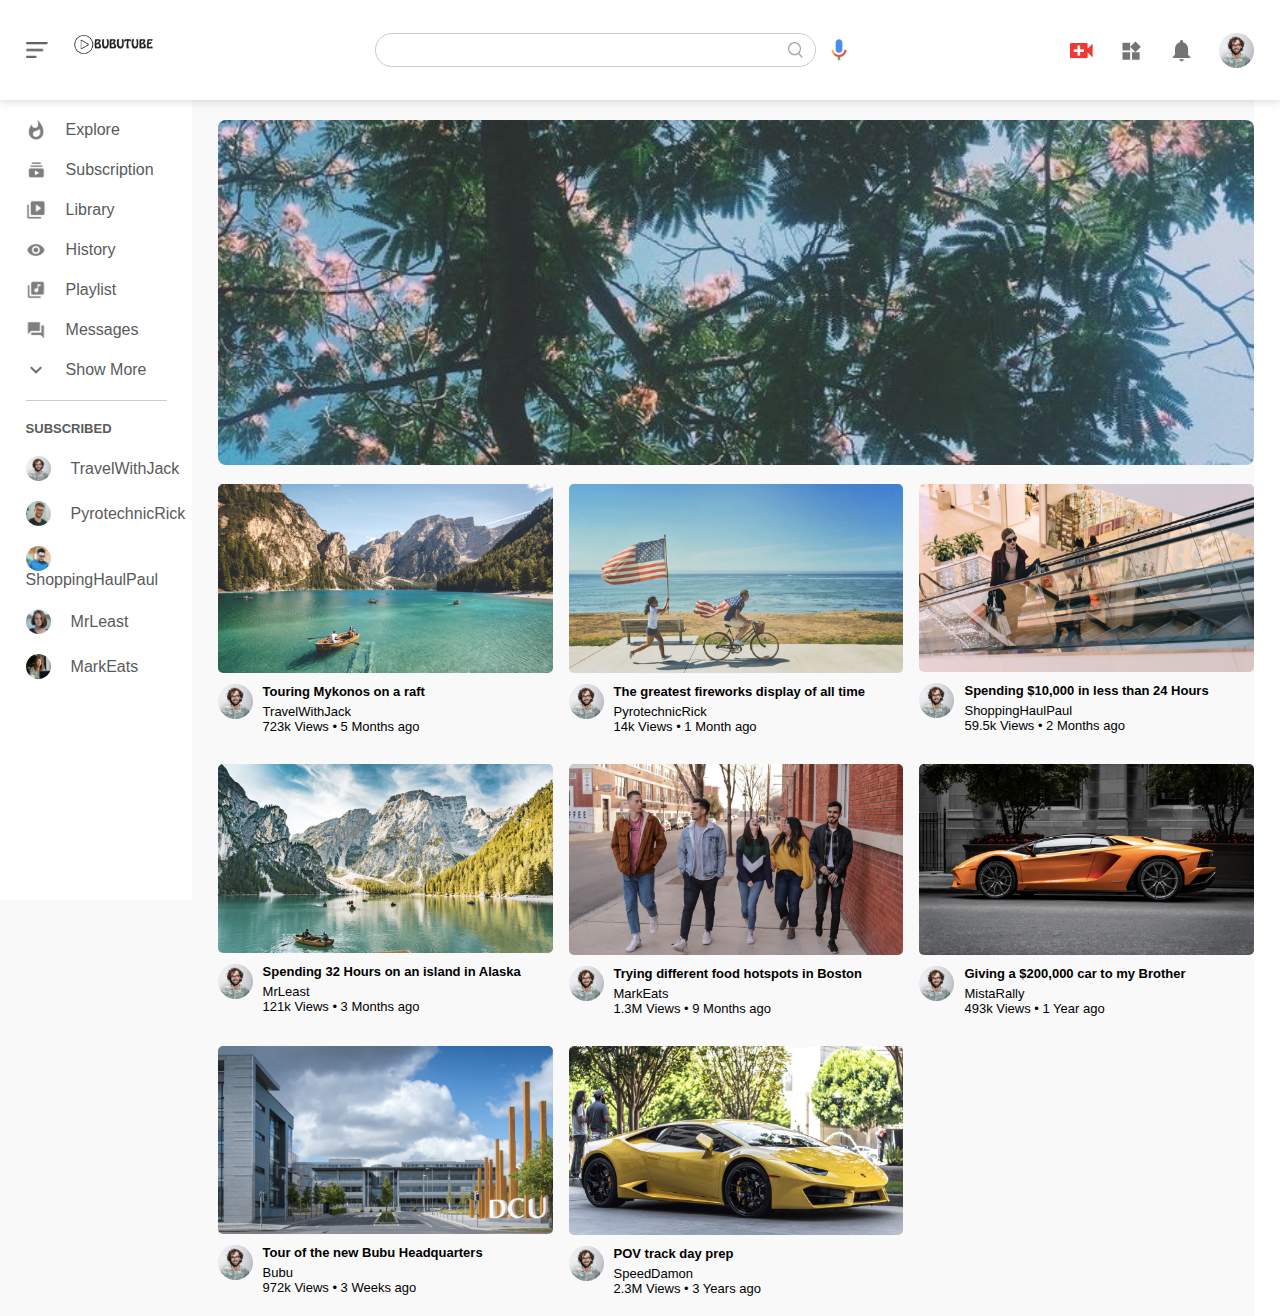
<file: index.html>
<!DOCTYPE html>
<html lang="en">
<head>
    <meta charset="UTF-8">
    <meta name="viewport" content="width=device-width, initial-scale=1.0">
    <title>BubuTube</title>
    <link rel="stylesheet" href="style.css">
</head>
<body>
    
    <nav class="flex-div">
        <div class="nav-left flex-div">
            <img src="images/menu.png" class="menu-icon">
            <img src="images/logo.png" class="logo">
        </div>
        <div class="nav-middle flex-div">
            <div class="search-box flex-div">
                <input type="text" placeholders="Search">
                <img src="images/search.png">
            </div>
            <img src="images/voice-search.png" class="mic-icon">
        </div>
        <div class="nav-right flex-div">
            <img src="images/upload.png">
            <img src="images/more.png">
            <img src="images/notification.png">
            <img src="images/Jack.png" class="user-icon">
        </div>
    </nav>
<!----------- sidebar ----------->
<div class="sidebar">
    <div class="shortcut-links">
        <a href=""><img src="images/home.png"><p>Home</p></a>
        <a href=""><img src="images/explore.png"><p>Explore</p></a>
        <a href=""><img src="images/subscriprion.png"><p>Subscription</p></a>
        <a href=""><img src="images/library.png"><p>Library</p></a>
        <a href=""><img src="images/history.png"><p>History</p></a>
        <a href=""><img src="images/playlist.png"><p>Playlist</p></a>
        <a href=""><img src="images/messages.png"><p>Messages</p></a>
        <a href=""><img src="images/show-more.png"><p>Show More</p></a>
        <hr>
    </div>
    <div class="subscribed-list">
        <h3>SUBSCRIBED</h3>
        <a href=""><img src="images/Jack.png"><p>TravelWithJack</p></a>
        <a href=""><img src="images/simon.png"><p>PyrotechnicRick</p></a>
        <a href=""><img src="images/tom.png"><p>ShoppingHaulPaul</p></a>
        <a href=""><img src="images/megan.png"><p>MrLeast</p></a>
        <a href=""><img src="images/cameron.png"><p>MarkEats</p></a>
    </div>
</div>

<!----------- main ------------->

<div class="container">
    <div class="banner">
        <img src="images/banner.jpg">
    </div>
    <div class="list-container">
        <div class="vid-list">
            <a href="play-video.html"><img src="images/thumbnail1.png" class="thumbnail"></a></a>
            <div class="flex-div">
                <img src="images/Jack.png">
                <div class="vid-info">
                    <a href="play-video.html">Touring Mykonos on a raft</a>
                    <p>TravelWithJack</p>
                    <p>723k Views &bull; 5 Months ago</p>
                </div>
            </div>
        </div>
        <div class="vid-list">
            <a href=""><img src="images/thumbnail2.png" class="thumbnail"></a></a>
            <div class="flex-div">
                <img src="images/Jack.png">
                <div class="vid-info">
                    <a href="">The greatest fireworks display of all time</a>
                    <p>PyrotechnicRick</p>
                    <p>14k Views &bull; 1 Month ago</p>
                </div>
            </div>
        </div>
        <div class="vid-list">
            <a href=""><img src="images/thumbnail3.png" class="thumbnail"></a></a>
            <div class="flex-div">
                <img src="images/Jack.png">
                <div class="vid-info">
                    <a href="">Spending $10,000 in less than 24 Hours</a>
                    <p>ShoppingHaulPaul</p>
                    <p>59.5k Views &bull; 2 Months ago</p>
                </div>
            </div>
        </div>
        <div class="vid-list">
            <a href=""><img src="images/thumbnail4.png" class="thumbnail"></a></a>
            <div class="flex-div">
                <img src="images/Jack.png">
                <div class="vid-info">
                    <a href="">Spending 32 Hours on an island in Alaska</a>
                    <p>MrLeast</p>
                    <p>121k Views &bull; 3 Months ago</p>
                </div>
            </div>
        </div>
        <div class="vid-list">
            <a href=""><img src="images/thumbnail5.png" class="thumbnail"></a></a>
            <div class="flex-div">
                <img src="images/Jack.png">
                <div class="vid-info">
                    <a href="">Trying different food hotspots in Boston</a>
                    <p>MarkEats</p>
                    <p>1.3M Views &bull; 9 Months ago</p>
                </div>
            </div>
        </div>
        <div class="vid-list">
            <a href=""><img src="images/thumbnail6.png" class="thumbnail"></a></a>
            <div class="flex-div">
                <img src="images/Jack.png">
                <div class="vid-info">
                    <a href="">Giving a $200,000 car to my Brother</a>
                    <p>MistaRally</p>
                    <p>493k Views &bull; 1 Year ago</p>
                </div>
            </div>
        </div>
        <div class="vid-list">
            <a href=""><img src="images/thumbnail7.png" class="thumbnail"></a></a>
            <div class="flex-div">
                <img src="images/Jack.png">
                <div class="vid-info">
                    <a href="">Tour of the new Bubu Headquarters</a>
                    <p>Bubu</p>
                    <p>972k Views &bull; 3 Weeks ago</p>
                </div>
            </div>
        </div>
        <div class="vid-list">
            <a href=""><img src="images/thumbnail8.png" class="thumbnail"></a></a>
            <div class="flex-div">
                <img src="images/Jack.png">
                <div class="vid-info">
                    <a href="">POV track day prep</a>
                    <p>SpeedDamon</p>
                    <p>2.3M Views &bull; 3 Years ago</p>
                </div>
            </div>
        </div>
    </div>

</div>

<script src="script.js"></script>
</body>
</html>
</file>
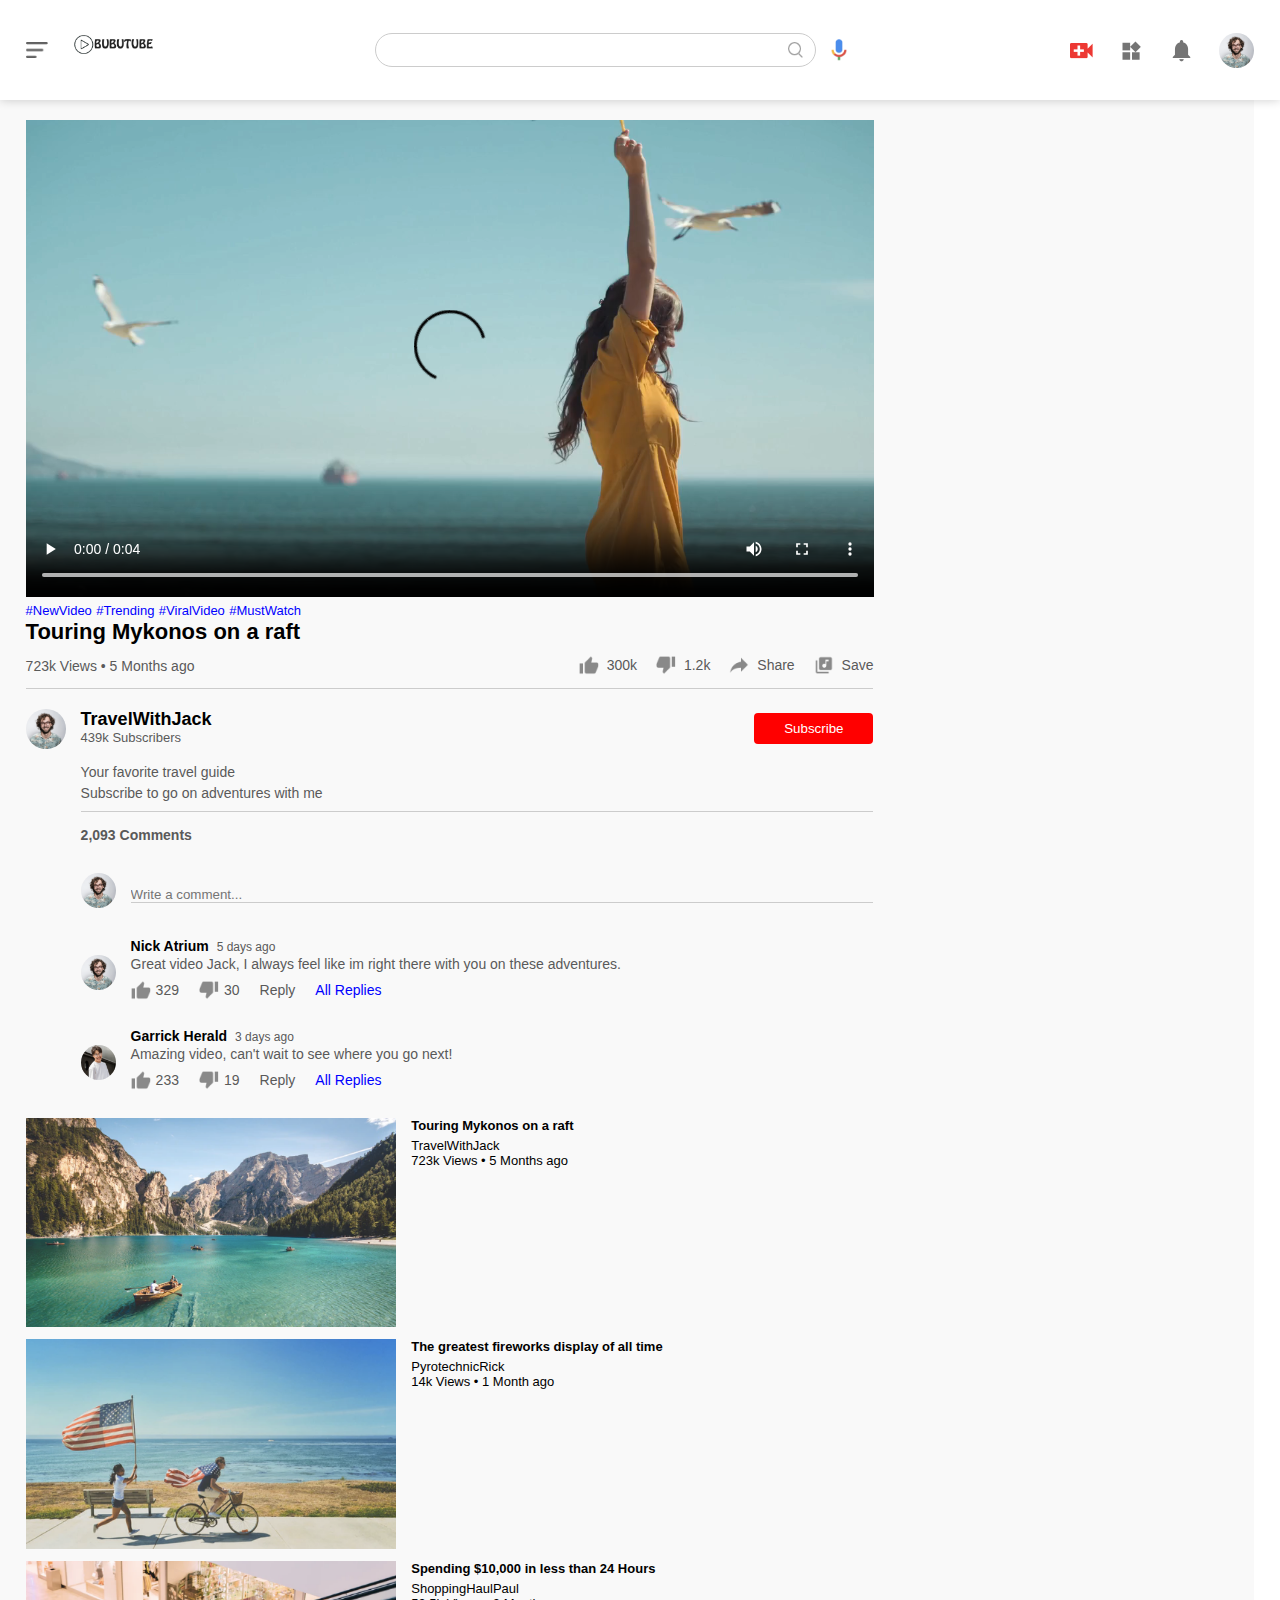
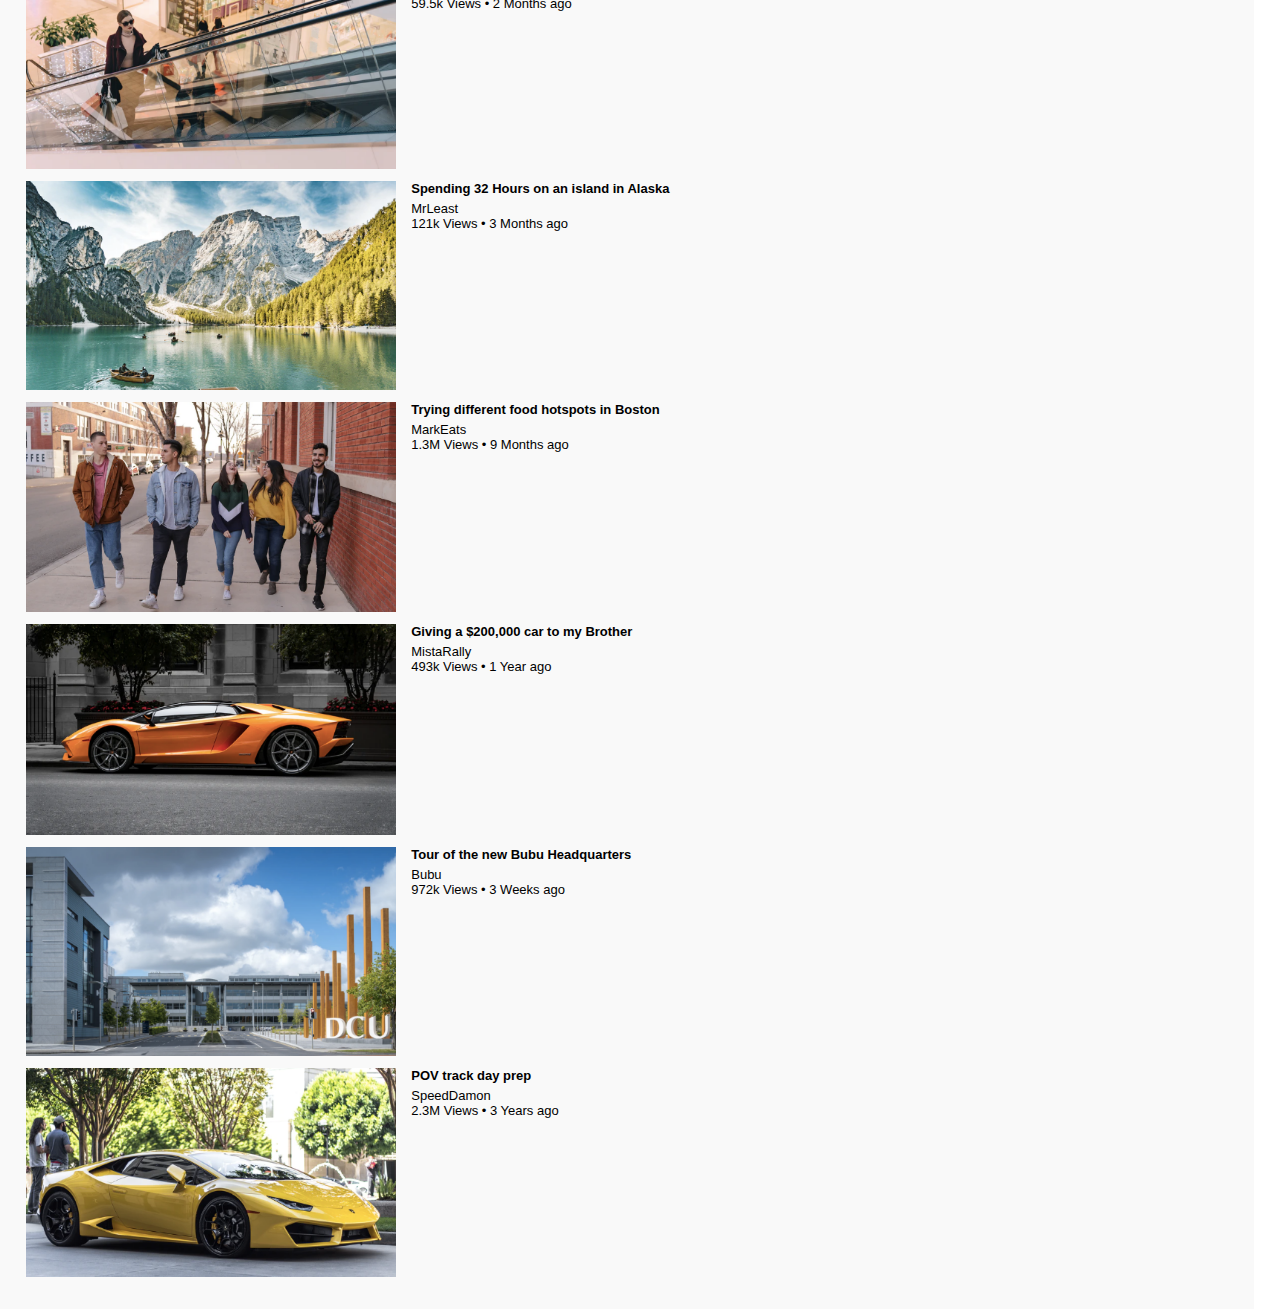
<file: play-video.html>
<!DOCTYPE html>
<html lang="en">
<head>
    <meta charset="UTF-8">
    <meta name="viewport" content="width=device-width, initial-scale=1.0">
    <title>Play Video</title>
    <link rel="stylesheet" href="style.css">
</head>
<body>
    
    <nav class="flex-div">
        <div class="nav-left flex-div">
            <img src="images/menu.png" class="menu-icon">
            <img src="images/logo.png" class="logo">
        </div>
        <div class="nav-middle flex-div">
            <div class="search-box flex-div">
                <input type="text" placeholders="Search">
                <img src="images/search.png">
            </div>
            <img src="images/voice-search.png" class="mic-icon">
        </div>
        <div class="nav-right flex-div">
            <img src="images/upload.png">
            <img src="images/more.png">
            <img src="images/notification.png">
            <img src="images/Jack.png" class="user-icon">
        </div>
    </nav>

<div class="container play-container">
    <div class="row">
        <div class="play-video">
            <video controls autoplay>
                <source src="images/video.mp4" type="video/mp4">
            </video>
        <div class="tags">
            <a href="">#NewVideo</a> <a href="">#Trending</a> <a href="">#ViralVideo</a> <a href="">#MustWatch</a>
        </div>
        <h3>Touring Mykonos on a raft</h3>
        <div class="play-video-info">
            <p>723k Views &bull; 5 Months ago</p>
            <div>
                <a href=""><img src="images/like.png">300k</a>
                <a href=""><img src="images/dislike.png">1.2k</a>
                <a href=""><img src="images/share.png">Share</a>
                <a href=""><img src="images/save.png">Save</a>
            </div>
        </div>
        <hr>
        <div class="publisher">
            <img src="images/Jack.png">
            <div>
                <p>TravelWithJack</p>
                <span>439k Subscribers</span>
            </div>
            <button type="button">Subscribe</button>
        </div>
        <div class="vid-description">
            <p>Your favorite travel guide</p>
            <p>Subscribe to go on adventures with me</p>
            <hr>
            <h4>2,093 Comments</h4>

            <div class="add-comment">
                <img src="images/Jack.png">
                <input type="text" placeholder="Write a comment...">
            </div>
            <div class="old-comment">
                <img src="images/Jack.png">
                <div>
                    <h3>Nick Atrium<span>5 days ago</span></h3>
                    <p>Great video Jack, I always feel like im right there with you on these adventures.</p>
                    <div class="comment-action">
                        <img src="images/like.png">
                        <span>329</span>
                        <img src="images/dislike.png">
                        <span>30</span>
                        <span>Reply</span>
                        <a href="">All Replies</a>
                    </div>
                </div>
            </div>
            <div class="old-comment">
                <img src="images/gerard.png">
                <div>
                    <h3>Garrick Herald<span>3 days ago</span></h3>
                    <p>Amazing video, can't wait to see where you go next!</p>
                    <div class="comment-action">
                        <img src="images/like.png">
                        <span>233</span>
                        <img src="images/dislike.png">
                        <span>19</span>
                        <span>Reply</span>
                        <a href="">All Replies</a>
                    </div>
                </div>
            </div>

        </div>




        </div>
        <div class="right-sidebar">

            <div class="side-video-list">
                <a href="" class="small-thumbnail"><img src="images/thumbnail1.png"></a>
                <div class="vid-info">
                    <a href="">Touring Mykonos on a raft</a>
                    <p>TravelWithJack</p>
                    <p>723k Views &bull; 5 Months ago</p>
                </div>
            </div>
            <div class="side-video-list">
                <a href="" class="small-thumbnail"><img src="images/thumbnail2.png"></a>
                <div class="vid-info">
                    <a href="">The greatest fireworks display of all time</a>
                    <p>PyrotechnicRick</p>
                    <p>14k Views &bull; 1 Month ago</p>
                </div>
            </div>
            <div class="side-video-list">
                <a href="" class="small-thumbnail"><img src="images/thumbnail3.png"></a>
                <div class="vid-info">
                    <a href="">Spending $10,000 in less than 24 Hours</a>
                    <p>ShoppingHaulPaul</p>
                    <p>59.5k Views &bull; 2 Months ago</p>
                </div>
            </div>
            <div class="side-video-list">
                <a href="" class="small-thumbnail"><img src="images/thumbnail4.png"></a>
                <div class="vid-info">
                    <a href="">Spending 32 Hours on an island in Alaska</a>
                    <p>MrLeast</p>
                    <p>121k Views &bull; 3 Months ago</p>
                </div>
            </div>
            <div class="side-video-list">
                <a href="" class="small-thumbnail"><img src="images/thumbnail5.png"></a>
                <div class="vid-info">
                    <a href="">Trying different food hotspots in Boston</a>
                    <p>MarkEats</p>
                    <p>1.3M Views &bull; 9 Months ago</p>
                </div>
            </div>
            <div class="side-video-list">
                <a href="" class="small-thumbnail"><img src="images/thumbnail6.png"></a>
                <div class="vid-info">
                    <a href="">Giving a $200,000 car to my Brother</a>
                    <p>MistaRally</p>
                    <p>493k Views &bull; 1 Year ago</p>
                </div>
            </div>
            <div class="side-video-list">
                <a href="" class="small-thumbnail"><img src="images/thumbnail7.png"></a>
                <div class="vid-info">
                    <a href="">Tour of the new Bubu Headquarters</a>
                    <p>Bubu</p>
                    <p>972k Views &bull; 3 Weeks ago</p>
                </div>
            </div>
            <div class="side-video-list">
                <a href="" class="small-thumbnail"><img src="images/thumbnail8.png"></a>
                <div class="vid-info">
                    <a href="">POV track day prep</a>
                    <p>SpeedDamon</p>
                    <p>2.3M Views &bull; 3 Years ago</p>
                </div>
            </div>

        </div>
    </div>
</div>

</body>
</html>
</file>
<file: style.css>
*{
    margin:0;
    padding:0;
    font-family: 'poppins', sans-serif;
    box-sizing: border-box;
}
a{
    text-decoration: none;
    color: #5a5a5a;
}
img{
    cursor: pointer;
}
.flex-div{
    display: flex;
    align-items: center;
}
nav{
    padding: 10px 2%;
    justify-content: space-between;
    box-shadow: 0 0 10px rgba(0, 0, 0, 0.2);
    background: #fff;
    position: sticky;
    top: 0;
    z-index: 10;
}
.nav-right img{
    width: 25px;
    margin-right: 25px;
}
.nav-right .user-icon{
    width: 35px;
    border-radius: 50%;
    margin-right: 0;
}
.nav-left .menu-icon{
    width: 22px;
    margin-right: 25px;
}
.nav-left .logo{
    width: 80px;
}
.nav-middle .mic-icon{
    width: 16px;
}
.nav-middle .search-box{
    border: 1px solid #ccc;
    margin-right: 15px;
    padding: 8px 12px;
    border-radius: 25px;
}
.nav-middle .search-box input{
    width: 400px;
    border: 0;
    outline: 0;
    background: transparent;
}
.nav-middle .search-box img{
    width: 15px;
}

/*--------- sidebar --------*/

.sidebar{
    background: #fff;
    width: 15%;
    height: 100vh;
    position: fixed;
    top: 0;
    padding-left: 2%;
    padding-top: 80px;
}
.shortcut-links a img{
    width: 20px;
    margin-right: 20px;
}
.shortcut-links a{
    display: flex;
    align-items: center;
    margin-bottom: 20px;
    width: fit-content;
    flex-wrap: wrap;
}
.shortcut-links a:first-child{
    color: #ed3833;
}
.sidebar hr{
    border: 0;
    height: 1px;
    background: #ccc;
    width: 85%;
}
.subscribed-list h3{
    font-size: 13px;
    margin: 20px 0;
    color: #5a5a5a;
}
.subscribed-list a{
    display: flex;
    align-items: center;
    margin-bottom: 20px;
    width: fit-content;
    flex-wrap: wrap;
}
.subscribed-list a img{
    width: 25px;
    border-radius: 50%;
    margin-right: 20px;
}
.small-sidebar{
    width: 5%;
}
.small-sidebar a p{
    display: none;
}
.small-sidebar h3{
    display: none;
}
.small-sidebar hr{
    width: 50%;
    margin-bottom: 25px;
}

/*--------- main ---------*/

.container{
    background: #f9f9f9;
    padding-left: 17%;
    margin-right: 2%;
    padding-top: 20px;
    padding-bottom: 20px;
}
.large-container{
    padding-left: 7%;
}
.banner{
    width: 100%;
}
.banner img{
    width: 100%;
    border-radius: 8px;
}
.list-container{
    display: grid;
    grid-template-columns: repeat(auto-fit, minmax(250px, 1fr));
    grid-column-gap: 16px;
    grid-row-gap: 30px;
    margin-top: 15px;
}
.vid-list .thumbnail{
    width: 100%;
    border-radius: 5px;
}
.vid-list .flex-div{
    align-items: flex-start;
    margin-top: 7px;
}
.vid-list .flex-div img{
    width: 35px;
    margin-right: 10px;
    border-radius: 50%;
}
.vid-info{
    counter-reset: #5a5a5a;
    font-size: 13px;
}
.vid-info a{
    color: #000;
    font-weight: 600;
    display: block;
    margin-bottom: 5px;
}

/*------------- smaller screen display ------------*/

@media (max-width: 900px){
    .menu-icon{
        display: none;
    }
    .sidebar{
        display: none;
    }
    .container, .large-container{
        padding-left: 5%;
        padding-right: 5%;
    }
    .nav-right img{
        display: none;
    }
    .nav-right .user-icon{
        display: block;
        width: 30px;
    }
    .nav-middle .search-box input{
        width: 100px;
    }
    .nav-middle .mic-icon{
        display: none;
    }
    .logo{
        width: 90px;
    }
}

/*---------- play video page ---------*/

.play-container{
    padding-left: 2%;
}
.row{
    display: flex;
    justify-content: space-between;
    flex-wrap: wrap;
}
.play-video{
    flex-basis: 69%;
}
right-sidebar{
    flex-basis: 30%;
}
.play-video video{
    width: 100%;
}
.side-video-list{
    display: flex;
    justify-content: space-between;
    margin-bottom: 8px;
}
.side-video-list img{
    width: 100%;
}
.side-video-list .small-thumbnail{
    flex-basis: 49%;
}
.side-video-list .vid-info{
    flex-basis: 49%;
}
.play-video .tags a{
    color: #0000ff;
    font-size: 13px;
}
.play-video h3{
    font-weight: 600;
    font-size: 22px;
}
.play-video .play-video-info{
    display: flex;
    align-items: center;
    justify-content: space-between;
    flex-wrap: wrap;
    margin-top: 10px;
    font-size: 14px;
    color: #5a5a5a;
}
.play-video .play-video-info a img{
    width: 20px;
    margin-right: 8px;
}
.play-video .play-video-info a{
    display: inline-flex;
    align-items: center;
    margin-left: 15px;
}
.play-video hr{
    border: 0;
    height: 1px;
    background: #ccc;
    margin: 10px 0;
}
.publisher{
    display: flex;
    align-items: center;
    margin-top: 20px;
}
.publisher div{
    flex: 1;
    line-height: 18px;
}
.publisher img{
    width: 40px;
    border-radius: 50%;
    margin-right: 15px;
}
.publisher div p{
    color: #000;
    font-weight: 600;
    font-size: 18px;
}
.publisher div span{
    font-size: 13px;
    color: #5a5a5a;
}
.publisher button{
    background: red;
    color: #fff;
    padding: 8px 30px;
    border: 0;
    outline: 0;
    border-radius: 4px;
    cursor: pointer;
}
.vid-description{
    padding-left: 55px;
    margin: 15px 0;
}
.vid-description p{
    font-size: 14px;
    margin-bottom: 5px;
    color: #5a5a5a;
}
.vid-description h4{
    font-size: 14px;
    color: #5a5a5a;
    margin-top: 15px;
}
.add-comment{
    display: flex;
    align-items: center;
    margin: 30px 0;
}
.add-comment img{
    width: 35px;
    border-radius: 50%;
    margin-right: 15px;
}
.add-comment input{
    border: 0;
    outline: 0;
    border-bottom: 1px solid #ccc;
    width: 100%;
    padding-top: 10px;
    background: transparent;
}
.old-comment{
    display: flex;
    align-items: center;
    margin: 20px 0;
}
.old-comment img{
    width: 35px;
    border-radius: 50%;
    margin-right: 15px;
}
.old-comment h3{
    font-size: 14px;
    margin-bottom: 2px;
}
.old-comment h3 span{
    font-size: 12px;
    color: #5a5a5a;
    font-weight: 500;
    margin-left: 8px;
}
.old-comment .comment-action{
    display: flex;
    align-items: center;
    margin: 8px 0;
    font-size: 14px;
}
.old-comment .comment-action img{
    border-radius: 0;
    width: 20px;
    margin-right: 5px;
}
.old-comment .comment-action span{
   margin-right: 20px;
   color: #5a5a5a; 
}
.old-comment .comment-action a{
    color: #0000ff;
}

@media (max-width:900px){
    .play-video{
        flex-basis: 100%;
    }
    .right-sidebar{
        flex-basis: 100%;
    }
    .play-container{
        padding-left: 5%;
    }
    .vid-description{
        padding-left: 0;
    }
    .play-video .play-video-info a{
        margin-left: 0;
        margin-right: 15px;
        margin-top: 15px;
    }
}
</file>
